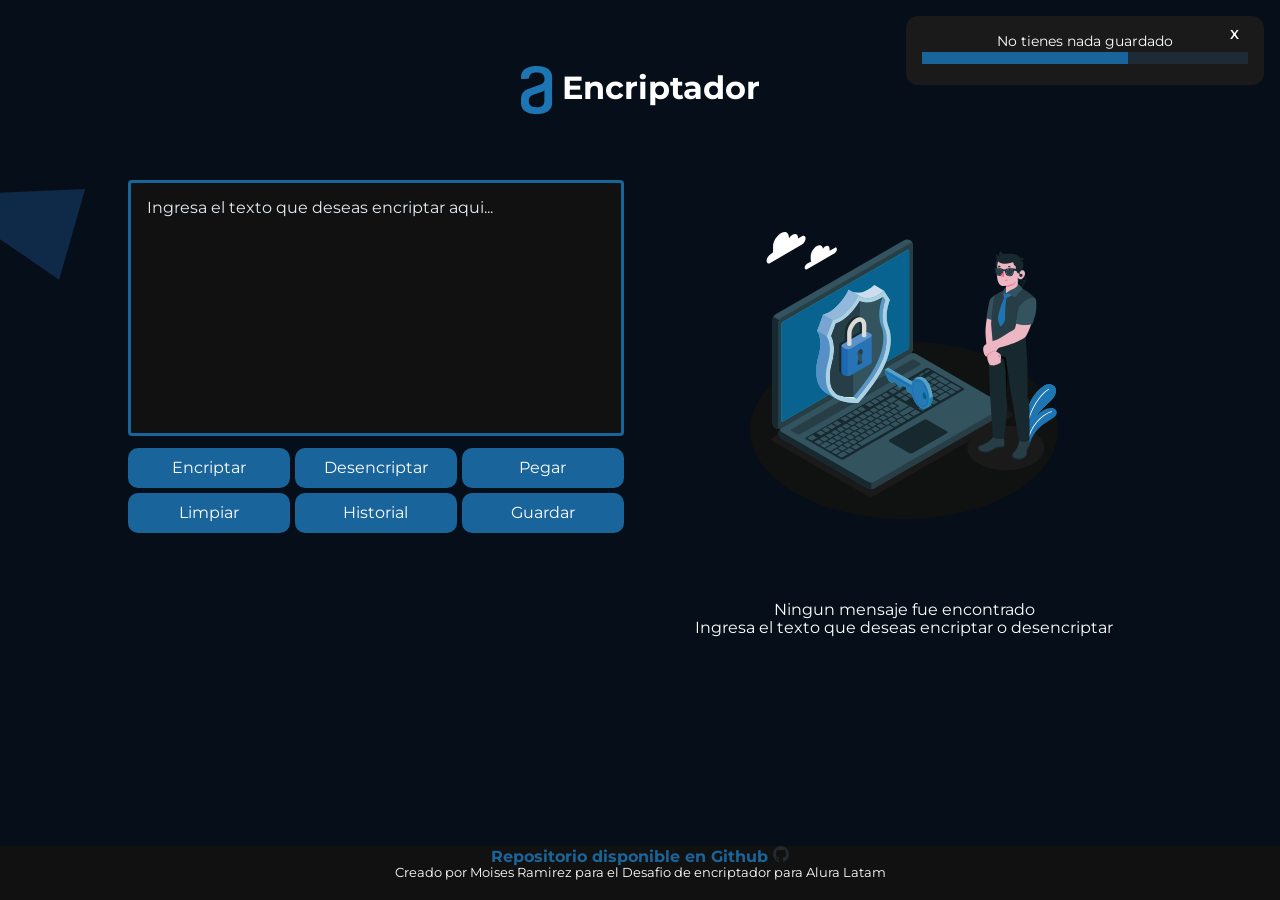
<file: index.html>
<!DOCTYPE html>
<html lang="es">
<head>
    <meta charset="UTF-8">
    <meta http-equiv="X-UA-Compatible" content="ie=edge">
    <meta name="viewport" content="width=device-width, initial-scale=1.0">
    <title>Encriptador Alura</title>
    <!--Meta etiquetas-->
    <meta name="description" content="El encriptador de texto es un desafio por parte de Alura Latam, este ejemplo fue
    desarollado por Moises Ramirez. repositorio disponible en Github MramDev">
    <meta name="theme-color" content="#19659B">
    <!-- Open Graph data -->
    <meta property="og:title" content="Encriptador">
    <meta property="og:description" content="El encriptador de texto es un desafio por parte de Alura Latam">
    <meta property="og:url" content="https://encriptador.mram.dev/">
    <meta property="og:type" content="Encriptador">
    <meta property="og:image" content="https://imgur.com/L0yAQYU.png">
    <!-- Meta etiquetas para X parece que aun funciona con lo de Twitter -->
    <meta name="twitter:card" content="summary_large_image">
    <meta name="twitter:title" content="Encriptador">
    <meta name="twitter:description" content="El encriptador de texto es un desafío por parte de Alura Latam">
    <meta name="twitter:url" content="https://encriptador.mram.dev/">
    <meta name="twitter:image" content="https://imgur.com/L0yAQYU.png">
    <!--Hojas de estilo cargadas-->
    <link rel="stylesheet" href="normalize.css">
    <link rel="stylesheet" href="style.css">
    <!--Iconos cargados incluyendo version movil-->
    <link rel="apple-touch-icon" href="./assets/alura.svg">
    <link rel="shortcut icon" href="./assets/alura.svg" type="image/x-icon">
    <!--Tipografia-->
    <link href="https://fonts.googleapis.com/css2?family=Montserrat:wght@400;600&display=swap" rel="stylesheet">
</head>
<body class="body">

<!--Header-->
<header class="header">
    <h1 class="titulo"><img src="./assets/alura.svg" alt="logo de Alura"> Encriptador</h1>
</header>

<!--Creando el Div de las notificaciones-->
<div class="notificacion" id="notificacion">
    <span class="mensaje"></span>
    <button class="cerrar" id="cerrar">X</button>
    <progress></progress>
</div>

<!--Ventana modal para el historial de sesiones-->
<div class="modal" id="modalHistorial">
    <div class="modal-dialog" id="listaSesiones">
        <div class="titulo-historial">
            <div>
                <p>Selecciona cualquier sesion que quieras para restablecerla</p>
                <button class="close-modal" data-close>Click para cerrar</button>
            </div>
        </div>
    </div>
</div>

<!--Bloquue principal para los cuadros de la textarea-->
<main>
    <section class="contenedor_principal">
        <article id="seccion_uno" class="seccion_uno">
            <textarea id="textarea_uno"
                      class="textarea"
                      autocomplete="off"
                      spellcheck="false"
                      placeholder="Ingresa el texto que deseas encriptar aqui..."
                      required autofocus></textarea>
            <section class="contenedor_botones">
                <button id="btn_encriptar"
                        name="encriptar"
                        class="boton">Encriptar
                </button>
                <button id="btn_desencriptar"
                        name="desencriptar"
                        class="boton">Desencriptar
                </button>
                <button id="btn_pegar"
                        name="pegar"
                        class="boton">Pegar
                </button>
                <button id="btn_limpiar"
                        name="limpiar"
                        class="boton">Limpiar
                </button>
                <button id="btn_historial"
                        name="historial"
                        class="boton">Historial
                </button>
                <button id="btn_guardar"
                        name="guardar"
                        class="boton">Guardar
                </button>
            </section>
        </article>
        <article id="seccion_dos"
                 class="seccion_dos">
            <img src="./assets/blue-night.svg" alt="">
            <p>Ningun mensaje fue encontrado</p>
            <p>Ingresa el texto que deseas encriptar o desencriptar</p>
        </article>
        <article id="seccion_tres"
                 class="seccion_tres">
            <textarea id="textarea_dos"
                      class="textarea"
                      autocomplete="off"
                      spellcheck="false"
                      disabled readonly></textarea>
            <button id="btn_copiar"
                    name="copiar" class="boton_copiar">Copiar
            </button>
        </article>
    </section>
</main>

<!--Area del footer-->
<footer class="footer">
    <h5 class="autor"><a href="https://github.com/ElHombrePAN/Encriptador" class="link">
        Repositorio disponible en Github <img src="./assets/github-mark.svg"></a></h5>
    <p>Creado por Moises Ramirez para el Desafio de encriptador para Alura Latam </p>
</footer>

<!--Scripts activos para el Encriptador-->
<script src="scripts/visibilidad.js"></script>
<script src="scripts/limpiar.js"></script>
<script src="scripts/copiar.js"></script>
<script src="scripts/pegar.js"></script>
<script src="scripts/encriptar.js"></script>
<script src="scripts/notificaciones.js"></script>
<script src="scripts/guardar.js"></script>
<script src="scripts/historial.js"></script>


</body>
</html>
</file>
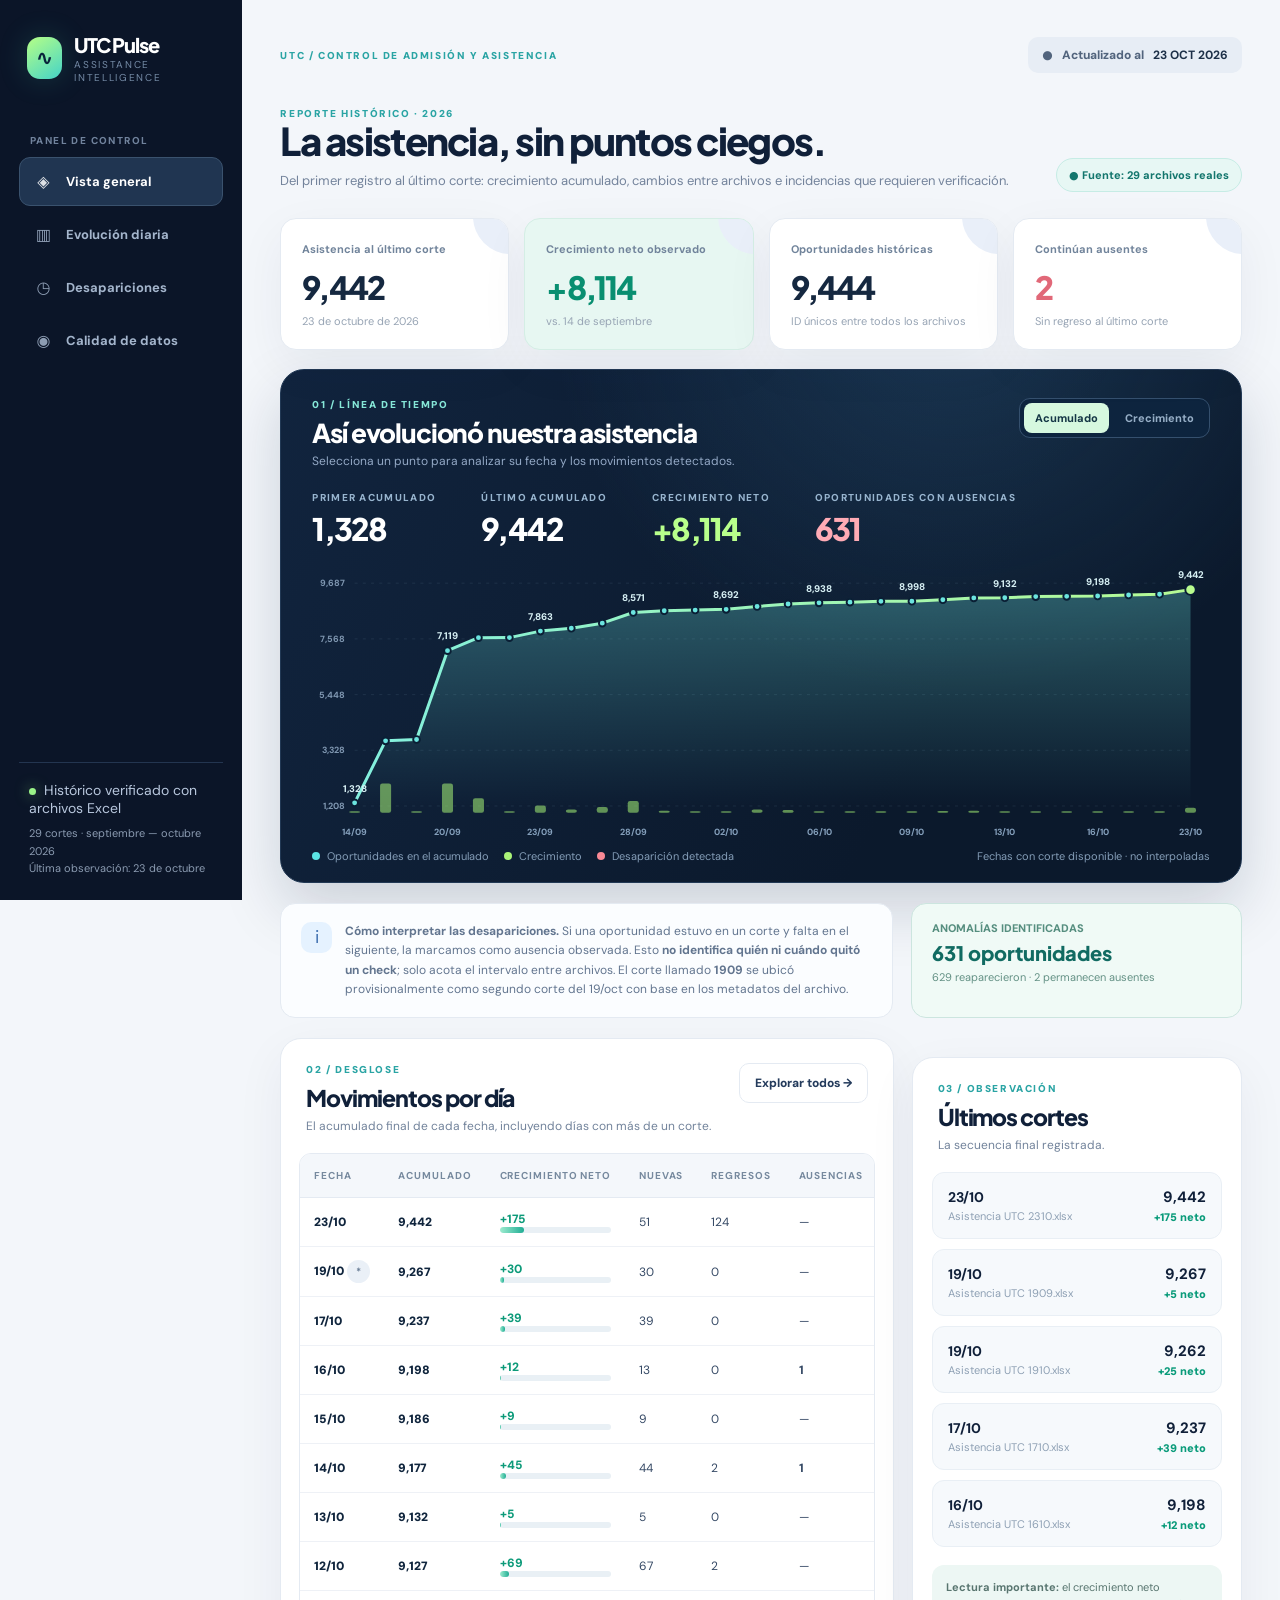
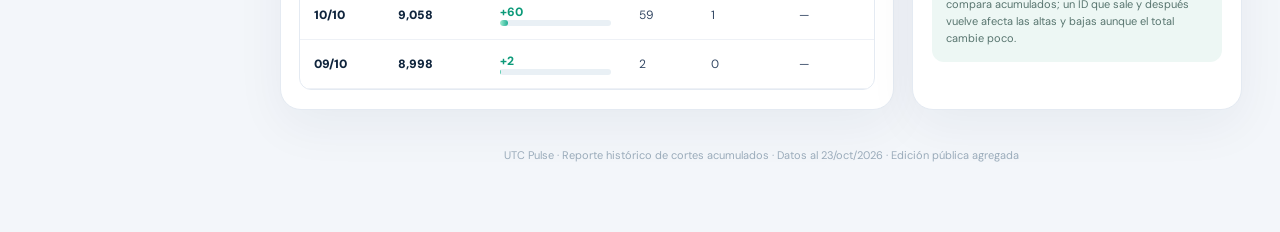
<file: utc-pulse/index.html>
<!doctype html>
<html lang="es">
<head>
<meta charset="utf-8"><meta name="viewport" content="width=device-width,initial-scale=1"><meta name="theme-color" content="#0c172a">
<title>UTC Pulse · Inteligencia de asistencia</title>
<style>
@import url('https://fonts.googleapis.com/css2?family=DM+Sans:wght@400;500;600;700;800&family=Plus+Jakarta+Sans:wght@400;500;600;700;800&display=swap');
:root{--bg:#f3f6fa;--paper:#fff;--ink:#102039;--muted:#72839b;--border:#e4eaf2;--navy:#101e35;--deep:#0b1528;--teal:#15b9ab;--blue:#4d77ff;--mint:#adf278;--coral:#f37f88;--shadow:0 16px 50px rgba(19,43,78,.055);--radius:21px}
*{box-sizing:border-box}html{scroll-behavior:smooth}body{margin:0;font-family:'DM Sans',system-ui,sans-serif;background:var(--bg);color:var(--ink);font-size:14px}button,input,select{font:inherit}button{cursor:pointer}button:disabled{cursor:not-allowed;opacity:.45}button:focus-visible,input:focus-visible,select:focus-visible{outline:3px solid #99c8ff;outline-offset:2px}a{color:inherit}h1,h2,h3,p{margin:0}h1,h2,h3,.big,.metric-number{font-family:'Plus Jakarta Sans',system-ui,sans-serif;letter-spacing:-.045em}h1{font-size:clamp(30px,3vw,47px);font-weight:800;line-height:1.08}h2{font-size:clamp(21px,2vw,27px);font-weight:800}h3{font-size:17px}small{font-size:11px}label{display:block}
.shell{display:grid;grid-template-columns:242px minmax(0,1fr);min-height:100vh}.side{background:var(--deep);color:#b8c7dd;padding:31px 19px 22px;display:flex;flex-direction:column;position:sticky;top:0;height:100vh;z-index:10}.logo{display:flex;align-items:center;gap:12px;padding:1px 8px 26px}.logomark{height:42px;width:42px;border-radius:13px;background:linear-gradient(145deg,#b6ff86,#44d3c8);box-shadow:0 0 30px #4bdabb2b;display:grid;place-items:center;font-size:21px;font-weight:900;color:#09243b}.brand b{display:block;color:white;font:800 20px 'Plus Jakarta Sans';letter-spacing:-.06em}.brand small{display:block;color:#758ba6;font-size:10px;letter-spacing:.17em;margin-top:1px}.slabel{color:#71839d;font-weight:800;font-size:10px;letter-spacing:.14em;text-transform:uppercase;margin:24px 11px 10px}.nav{display:grid;gap:4px}.nav button{background:transparent;border:1px solid transparent;text-align:left;color:#a4b5cc;padding:13px 13px;font-size:13px;border-radius:11px;font-weight:700;display:flex;gap:12px;align-items:center;transition:.2s}.nav button:hover{background:#ffffff0b;color:#fff}.nav button.active{background:#203551;color:#fff;border-color:#3a526e}.nav .ico{font-size:16px;opacity:.85;width:21px;text-align:center}.side-bottom{margin-top:auto;border-top:1px solid #233550;padding:18px 10px 0}.mini-dot{display:inline-block;width:7px;height:7px;background:#9af388;border-radius:50%;box-shadow:0 0 14px #9af3889c;margin-right:8px}.side-bottom p{line-height:1.6;font-size:11px;color:#8b9bb1;margin-top:8px}
.main{min-width:0;max-width:1800px;width:100%;padding:37px clamp(22px,3vw,65px) 70px;margin:auto}.topline{display:flex;align-items:center;justify-content:space-between;gap:20px;margin-bottom:34px}.eyebrow{letter-spacing:.16em;font-size:10px;font-weight:900;text-transform:uppercase;color:#2aa4a4}.datechip{display:inline-flex;align-items:center;gap:9px;background:#e7edf5;padding:10px 14px;color:#52647d;border-radius:10px;font-size:12px;font-weight:800}.datechip b{color:#1d3048}.export{border-radius:10px;border:1px solid var(--border);background:white;color:#243b5c;font-size:12px;font-weight:800;padding:11px 15px;display:inline-flex;gap:9px;align-items:center}.export:hover{background:#f6fbff}.headrow{display:flex;align-items:flex-end;justify-content:space-between;gap:24px;flex-wrap:wrap;margin-bottom:26px}.headrow p{color:#73839b;max-width:780px;margin-top:10px;line-height:1.55;font-size:13px}.tag{display:inline-flex;gap:7px;align-items:center;background:#e7f7f4;color:#13766d;border:1px solid #c6ece5;padding:9px 12px;border-radius:999px;font-size:11px;font-weight:800}
.statrow{display:grid;grid-template-columns:repeat(4,minmax(0,1fr));gap:15px;margin-bottom:19px}.stat{padding:20px 21px;background:white;border:1px solid var(--border);border-radius:16px;min-width:0;box-shadow:var(--shadow);position:relative;overflow:hidden}.stat small{color:#71849b;font-weight:700;font-size:11px}.stat strong{display:block;font:800 clamp(25px,2.5vw,35px) 'Plus Jakarta Sans';letter-spacing:-.06em;color:#152840;margin:10px 0 4px}.stat .tiny{color:#97a4b4;font-size:11px}.stat.accent{background:#e7f7f2;border-color:#d4eee5}.stat.accent strong{color:#098f71}.stat.alert strong{color:#e16878}.stat:after{content:'';position:absolute;width:75px;height:75px;right:-40px;top:-40px;border-radius:50%;background:#e9eff9}
.card{background:white;border:1px solid var(--border);border-radius:var(--radius);box-shadow:var(--shadow);overflow:hidden}.card + .card{margin-top:19px}.cardhdr{display:flex;justify-content:space-between;align-items:start;gap:20px;padding:24px 25px 18px}.cardhdr p{color:var(--muted);font-size:12px;margin-top:6px;line-height:1.45}.cardhdr .eyebrow{margin-bottom:7px}.cardhdr h2{font-size:23px}.actions{display:flex;gap:8px;align-items:center;flex-wrap:wrap}.btn{padding:9px 13px;font-size:12px;font-weight:800;background:#f7f9fc;color:#51627e;border:1px solid #e4ebf3;border-radius:9px}.btn:hover,.btn.active{background:#173352;color:#fff;border-color:#173352}.btn.light{background:white;color:#233b58}.btn.light:hover{background:#f5f9fc}
.hero{background:radial-gradient(circle at 70% -15%,#2b577c75,transparent 45%),linear-gradient(118deg,#11243e,#0b192c 68%);border:1px solid #223955;border-radius:24px;padding:28px 31px 19px;box-shadow:0 25px 60px rgba(12,30,57,.17);color:#fff;margin-bottom:20px;overflow:hidden}.herotop{display:flex;align-items:flex-start;justify-content:space-between;gap:15px;flex-wrap:wrap}.herotop .eyebrow{color:#86e7d8}.herotop h2{font-size:26px;color:white;margin:5px 0 4px}.herotop p{font-size:12px;color:#94a9c6}.toggle{display:flex;gap:5px;border:1px solid #35506e;background:#0d243e;padding:4px;border-radius:11px}.toggle button{background:transparent;border:0;color:#96aec6;font-weight:800;padding:8px 11px;font-size:11px;border-radius:8px}.toggle button.active{background:#d6f8df;color:#153746}.herometrics{display:flex;gap:45px;flex-wrap:wrap;margin-top:22px;margin-bottom:4px}.herometric small{display:block;color:#98b5cf;font-size:10px;text-transform:uppercase;letter-spacing:.13em;font-weight:800}.herometric strong{font:800 31px 'Plus Jakarta Sans';letter-spacing:-.055em;display:block;margin-top:5px}.herometric strong.green{color:#b8ff8b}.herometric strong.pink{color:#ffabb5}.chartStage{position:relative;margin:12px 0 0}.chartSvg{display:block;width:100%;height:auto;overflow:visible;cursor:crosshair}.hover-tip{position:absolute;z-index:3;pointer-events:none;background:#f9fdff;color:#102941;border:1px solid #d7e6f3;box-shadow:0 15px 35px #00142a40;padding:11px 13px;border-radius:11px;font-size:12px;min-width:155px}.hover-tip strong{font:800 19px 'Plus Jakarta Sans';display:block;margin:5px 0}.hover-tip em{font-style:normal;color:#15a78f;font-weight:700}.charthint{display:flex;justify-content:space-between;gap:8px;margin-top:-2px;font-size:11px;color:#849db7}.legend{display:flex;gap:15px;flex-wrap:wrap}.legend span:before{content:'';display:inline-block;width:8px;height:8px;background:#5be5e5;border-radius:50%;margin-right:7px}.legend .mint:before{background:#aaf378}.legend .red:before{background:#f98995}.under-chart{display:grid;grid-template-columns:1.3fr .7fr;gap:18px;margin-bottom:20px}.noteBox{border:1px solid var(--border);background:#fbfdff;border-radius:15px;padding:18px 20px;display:flex;align-items:flex-start;gap:13px;font-size:12px;color:#62758f;line-height:1.6}.noteIcon{display:grid;place-items:center;width:31px;height:31px;border-radius:10px;background:#e5f2ff;color:#3f70b0;font-size:18px;flex-shrink:0}.focusBox{border:1px solid #cce5df;background:#f0faf6;border-radius:15px;padding:17px 20px}.focusBox small{color:#568e7f;display:block;font-weight:800}.focusBox b{display:block;font:800 20px 'Plus Jakarta Sans';color:#116b62;margin:5px 0}.focusBox p{color:#649185;font-size:11px}
.contentGrid{display:grid;grid-template-columns:minmax(0,1fr) 330px;gap:18px}.tablearea{overflow:auto;max-height:560px;margin:0 18px 19px;border:1px solid var(--border);border-radius:12px}.datatable{width:100%;border-collapse:collapse;font-size:12px;white-space:nowrap}.datatable thead{position:sticky;top:0;z-index:2}.datatable th{background:#f4f7fb;color:#76899e;font-size:10px;text-transform:uppercase;letter-spacing:.09em;text-align:left;padding:15px 14px;border-bottom:1px solid var(--border)}.datatable td{padding:13px 14px;border-bottom:1px solid #eef1f6;color:#354965;font-variant-numeric:tabular-nums}.datatable tr:hover td{background:#f4fbff}.datatable tr.selected td{background:#e9f7f3}.datatable td.strong{color:#10253d;font-weight:900}.up{color:#0c9a79;font-weight:800}.down{color:#e66c7b;font-weight:800}.muted{color:#9aa9b9}.sbar{height:6px;border-radius:99px;background:#e9f0f5;display:block;overflow:hidden;min-width:68px}.sbar i{display:block;height:100%;background:linear-gradient(90deg,#9deccf,#20ad94);border-radius:99px}.footnote{padding:0 25px 20px;color:#8b9aac;font-size:11px}.cutlist{display:grid;gap:10px;margin:0 19px 18px}.cut{display:flex;align-items:center;justify-content:space-between;gap:13px;padding:14px 15px;border-radius:12px;background:#f6f9fc;border:1px solid #e9eff5}.cut strong{font-size:15px}.cut small{display:block;color:#8ea0b4;margin-top:3px}.cut .sup{font-weight:900;color:#0a9b7a}.cut .sub{font-weight:900;color:#e57388}.callout{margin:0 19px 22px;background:#edf7f4;border-radius:12px;padding:14px;font-size:11px;line-height:1.55;color:#58756f}
.section{display:none}.section.active{display:block;animation:appear .2s ease}@keyframes appear{from{opacity:.7;transform:translateY(5px)}to{opacity:1;transform:translateY(0)}}.sectionintro{margin:0 0 22px}.sectionintro h1{margin-top:9px}.sectionintro p{max-width:760px;color:var(--muted);font-size:13px;margin-top:10px;line-height:1.65}.toolbar{display:flex;gap:9px;flex-wrap:wrap;align-items:center;margin:0 22px 16px}.toolbar input{min-width:200px;flex:1}.toolbar input,.toolbar select{background:#f9fbfd;border:1px solid #dfe8f0;border-radius:10px;padding:11px 13px;font-size:12px;color:#263f5c;outline:none}.toolbar select{min-width:145px}.toolbar input:focus,.toolbar select:focus{border-color:#65a8d1}.tablemeta{padding:0 25px 14px;color:var(--muted);font-size:11px}.paging{display:flex;justify-content:space-between;align-items:center;gap:12px;padding:0 24px 24px;color:#8391a3;font-size:11px}.pill{border-radius:100px;padding:5px 9px;font-weight:800;font-size:10px;display:inline-block;background:#e4f7ee;color:#0c8c68}.pill.warn{background:#fff0f1;color:#db596d}.pill.gray{background:#eaf0f7;color:#687d96}.pill.aqua{background:#e4f9fd;color:#158ca3}.rank{font-weight:900;color:#73849b}.rank.top{color:#df7888}.delay{font-weight:900;color:#183451}.delay small{display:block;color:#a0afbf;margin-top:3px;font-weight:500}.thinbar{height:5px;border-radius:5px;background:#e9eef3;margin-top:6px;width:80px;overflow:hidden}.thinbar i{display:block;height:100%;background:#4fc5bb}.thinbar.red i{background:#f18b96}.detail{padding:23px 25px;margin:0 20px 24px;border:1px solid #dfeaf0;border-radius:15px;background:#f8fcff}.detail h3{margin-bottom:8px}.detail p{font-size:12px;color:#71859b;line-height:1.55}.dotline{display:flex;gap:4px;overflow-x:auto;padding:15px 0 8px}.dotline span{display:block;min-width:11px;flex:1;height:22px;border-radius:5px;background:#e8edf3}.dotline span.on{background:#27bda6}.dotline span.off{background:#ff9faa}.dotline span.before{background:#e7ebf0}.smallprint{font-size:11px;color:#a0acba;line-height:1.65;padding:0 26px 22px}.auditcards{display:grid;grid-template-columns:repeat(3,1fr);gap:14px;margin-bottom:18px}.alertstrip{border:1px solid #fae2c2;background:#fff9ed;color:#8b6236;padding:16px 20px;border-radius:15px;font-size:12px;line-height:1.55;margin-bottom:20px}.infoline{padding:13px 0;border-bottom:1px solid #e6edf3;display:flex;justify-content:space-between;gap:20px;color:#657890;font-size:12px}.infoline b{color:#18334d}.bucketrow{display:grid;grid-template-columns:90px 1fr 65px;gap:15px;align-items:center;padding:13px 0;border-bottom:1px solid var(--border);font-size:12px}.bucketbar{height:11px;border-radius:100px;background:#edf1f7;overflow:hidden}.bucketbar span{display:block;height:100%;background:linear-gradient(90deg,#7ce2c2,#267ad6);border-radius:100px}.bucketrow strong{text-align:right}.public-hint{border:1px solid #dde8f1;background:white;color:#687c92;padding:12px 17px;font-size:12px;border-radius:12px}
@media(max-width:1200px){.contentGrid{grid-template-columns:1fr}.under-chart{grid-template-columns:1fr}.shell{grid-template-columns:202px minmax(0,1fr)}.side{padding:28px 12px}.statrow{grid-template-columns:repeat(2,minmax(0,1fr))}}
@media(max-width:760px){.shell{display:block}.side{height:auto;position:static;padding:12px 15px;gap:0}.logo{padding:5px 2px 11px}.slabel,.side-bottom{display:none}.nav{display:flex;overflow-x:auto}.nav button{white-space:nowrap;padding:9px 10px}.main{padding:25px 15px 55px}.topline{margin-bottom:23px}.datechip{display:none}.statrow{gap:9px}.stat{padding:14px}.stat strong{font-size:26px}.hero{padding:20px 13px}.herotop h2{font-size:21px}.herometrics{gap:16px}.herometric strong{font-size:23px}.cardhdr{padding:20px 16px}.tablearea{margin:0 8px 15px}.toolbar{margin:0 10px 15px}.hero .charthint{font-size:10px}.auditcards{grid-template-columns:1fr}}
</style>
</head>
<body>
<div class="shell">
  <aside class="side">
    <div class="logo"><span class="logomark">∿</span><span class="brand"><b>UTC Pulse</b><small>ASSISTANCE INTELLIGENCE</small></span></div>
    <div class="slabel">Panel de control</div>
    <nav class="nav" id="nav"><button class="active" data-target="overview"><span class="ico">◈</span>Vista general</button><button data-target="daily"><span class="ico">▥</span>Evolución diaria</button><button data-target="incidents"><span class="ico">◷</span>Desapariciones</button><button data-target="explorer" data-private><span class="ico">⌕</span>Buscar matrículas</button><button data-target="quality"><span class="ico">◉</span>Calidad de datos</button></nav>
    <div class="side-bottom"><div><i class="mini-dot"></i>Histórico verificado con archivos Excel</div><p>29 cortes · septiembre — octubre 2026<br>Última observación: 23 de octubre</p></div>
  </aside>
  <main class="main">
    <div class="topline"><div class="eyebrow">UTC / CONTROL DE ADMISIÓN Y ASISTENCIA</div><div class="datechip"><span>●</span> Actualizado al <b>23 OCT 2026</b></div></div>
    <section id="overview" class="section active">
      <div class="headrow"><div><div class="eyebrow">REPORTE HISTÓRICO · 2026</div><h1>La asistencia, sin puntos ciegos.</h1><p>Del primer registro al último corte: crecimiento acumulado, cambios entre archivos e incidencias que requieren verificación.</p></div><div class="tag">● Fuente: 29 archivos reales</div></div>
      <div class="statrow">
        <div class="stat"><small>Asistencia al último corte</small><strong id="sFinal">—</strong><span class="tiny">23 de octubre de 2026</span></div>
        <div class="stat accent"><small>Crecimiento neto observado</small><strong id="sGrowth">—</strong><span class="tiny">vs. 14 de septiembre</span></div>
        <div class="stat"><small>Oportunidades históricas</small><strong id="sUnique">—</strong><span class="tiny">ID únicos entre todos los archivos</span></div>
        <div class="stat alert"><small>Continúan ausentes</small><strong id="sMissing">—</strong><span class="tiny">Sin regreso al último corte</span></div>
      </div>
      <div class="hero">
        <div class="herotop"><div><div class="eyebrow">01 / LÍNEA DE TIEMPO</div><h2>Así evolucionó nuestra asistencia</h2><p>Selecciona un punto para analizar su fecha y los movimientos detectados.</p></div><div class="toggle" id="mode"><button class="active" data-mode="total">Acumulado</button><button data-mode="net">Crecimiento</button></div></div>
        <div class="herometrics"><div class="herometric"><small>Primer acumulado</small><strong id="gInitial">—</strong></div><div class="herometric"><small>Último acumulado</small><strong id="gLast">—</strong></div><div class="herometric"><small>Crecimiento neto</small><strong class="green" id="gGrowth">—</strong></div><div class="herometric"><small>Oportunidades con ausencias</small><strong class="pink" id="gAffected">—</strong></div></div>
        <div class="chartStage"><svg class="chartSvg" viewBox="0 0 1200 390" id="chart" role="img" aria-label="Gráfica de crecimiento de asistencia por corte"></svg><div class="hover-tip" id="tooltip" hidden></div></div>
        <div class="charthint"><div class="legend"><span>Oportunidades en el acumulado</span><span class="mint">Crecimiento</span><span class="red">Desaparición detectada</span></div><span>Fechas con corte disponible · no interpoladas</span></div>
      </div>
      <div class="under-chart"><div class="noteBox"><div class="noteIcon">i</div><span><strong>Cómo interpretar las desapariciones.</strong> Si una oportunidad estuvo en un corte y falta en el siguiente, la marcamos como ausencia observada. Esto <b>no identifica quién ni cuándo quitó un check</b>; solo acota el intervalo entre archivos. El corte llamado <b>1909</b> se ubicó provisionalmente como segundo corte del 19/oct con base en los metadatos del archivo.</span></div><div class="focusBox"><small>ANOMALÍAS IDENTIFICADAS</small><b><span id="overviewAffected">—</span> oportunidades</b><p><span id="overviewReturned">—</span> reaparecieron · <span id="overviewOpen">—</span> permanecen ausentes</p></div></div>
      <div class="contentGrid"><div class="card"><div class="cardhdr"><div><div class="eyebrow">02 / DESGLOSE</div><h2>Movimientos por día</h2><p>El acumulado final de cada fecha, incluyendo días con más de un corte.</p></div><button class="export" onclick="goto('daily')">Explorar todos →</button></div><div class="tablearea"><table class="datatable"><thead><tr><th>Fecha</th><th>Acumulado</th><th>Crecimiento neto</th><th>Nuevas</th><th>Regresos</th><th>Ausencias</th></tr></thead><tbody id="homeDays"></tbody></table></div></div>
        <div class="card"><div class="cardhdr"><div><div class="eyebrow">03 / OBSERVACIÓN</div><h2>Últimos cortes</h2><p>La secuencia final registrada.</p></div></div><div class="cutlist" id="recentCuts"></div><div class="callout"><strong>Lectura importante:</strong> el crecimiento neto compara acumulados; un ID que sale y después vuelve afecta las altas y bajas aunque el total cambie poco.</div></div>
      </div>
    </section>

    <section id="daily" class="section"><div class="sectionintro"><div class="eyebrow">CONTROL DE CRECIMIENTO</div><h1>Cada día. Cada corte.</h1><p>Tabla cronológica completa para entender cuántas oportunidades entraron, salieron y regresaron entre archivos. Cuando existen varios cortes del mismo día, el acumulado diario corresponde al último.</p></div><div class="statrow"><div class="stat"><small>Días observados</small><strong id="dDays">—</strong><span class="tiny">fechas con archivo</span></div><div class="stat"><small>Cortes revisados</small><strong id="dCuts">—</strong><span class="tiny">archivos Excel</span></div><div class="stat accent"><small>Crecimiento total</small><strong id="dGrowth">—</strong><span class="tiny">neto desde el primer corte</span></div><div class="stat"><small>Duplicados internos</small><strong id="dDups">—</strong><span class="tiny">ocurrencias adicionales</span></div></div><div class="card"><div class="cardhdr"><div><div class="eyebrow">EVOLUCIÓN DIARIA</div><h2>Histórico consolidado</h2><p>Toca una fila para abrir su desglose de cortes y variaciones.</p></div><div class="actions"><button class="export" onclick="downloadDays()">↓ Exportar CSV</button></div></div><div class="toolbar"><select id="month"><option value="all">Todo el periodo</option><option value="09">Septiembre</option><option value="10">Octubre</option></select><select id="orderDays"><option value="asc">Más antiguo primero</option><option value="desc">Más reciente primero</option></select></div><div class="tablearea" style="max-height:690px"><table class="datatable"><thead><tr><th>Fecha</th><th>Cortes</th><th>Acumulado cierre</th><th>Crecimiento neto</th><th>Altas vs previo</th><th>Reaparecen</th><th>Desaparecen</th></tr></thead><tbody id="allDays"></tbody></table></div><div class="detail" id="dayDetail" hidden></div></div></section>

    <section id="incidents" class="section"><div class="sectionintro"><div class="eyebrow">AUDITORÍA DE INCIDENCIAS</div><h1>Lo que desapareció.<br>Y lo que regresó.</h1><p>Ordenado para priorizar oportunidades sin regreso y, después, las que tardaron más tiempo en reaparecer. Se trata de intervalos observados, no de bajas confirmadas.</p></div><div class="statrow"><div class="stat"><small>Oportunidades con ausencias</small><strong id="iAffected">—</strong><span class="tiny">al menos un corte de ausencia</span></div><div class="stat"><small>Reaparecieron</small><strong id="iReappeared">—</strong><span class="tiny">detectadas nuevamente</span></div><div class="stat alert"><small>No reaparecieron</small><strong id="iOpen">—</strong><span class="tiny">al último corte</span></div><div class="stat accent"><small>Demora máxima detectada</small><strong id="iMax">—</strong><span class="tiny">días entre cortes</span></div></div>
      <div id="incidentsPrivate" data-private><div class="card"><div class="cardhdr"><div><div class="eyebrow">RANKING DE INVESTIGACIÓN</div><h2>De mayor a menor tiempo de ausencia</h2><p>Primero las oportunidades sin regreso. Selecciona cualquier fila para ver todos sus cortes.</p></div><button class="export" onclick="downloadIncidents()">↓ Descargar CSV</button></div><div class="toolbar"><input id="incSearch" placeholder="Pega matrículas o ID · comas, espacios o saltos de línea"><select id="incFilter"><option value="all">Todos los estados</option><option value="open">Sin regreso</option><option value="closed">Reaparecieron</option></select><select id="incSort"><option value="priority">Prioridad de investigación</option><option value="long">Mayor demora</option><option value="recent">Ausencias recientes</option></select><button class="btn" onclick="clearInc()">Limpiar</button></div><div class="tablemeta" id="incInfo"></div><div class="tablearea" style="max-height:620px"><table class="datatable"><thead><tr><th>#</th><th>Matrícula</th><th>ID oportunidad</th><th>Última presencia</th><th>Primera ausencia</th><th>Regresó</th><th>Tiempo</th><th>Resultado</th></tr></thead><tbody id="incidentRows"></tbody></table></div><div class="paging"><span id="incPaging"></span><div class="actions"><button class="btn" id="incPrev">← Atrás</button><button class="btn" id="incNext">Siguiente →</button></div></div><div class="detail" id="incDetail" hidden></div><div class="smallprint">El tiempo de ausencia se calcula desde el primer corte sin registro hasta el primer corte que vuelve a contenerlo. Un ID no encontrado al último corte tiene un tiempo abierto, no una recuperación. Los días sin archivo no permiten determinar movimientos exactos.</div></div></div>
      <div id="incidentsPublic"><div class="card"><div class="cardhdr"><div><div class="eyebrow">RESUMEN PÚBLICO</div><h2>Tiempo observado hasta la reaparición</h2><p>Distribución de episodios recuperados por duración, sin datos individuales.</p></div></div><div style="padding:0 26px 27px" id="recoveryBuckets"></div></div><div class="public-hint" style="margin-top:17px">Esta edición pública conserva los totales reales, pero no incluye matrículas ni identificadores de alumnos. La auditoría individual está en el archivo de uso interno.</div></div>
    </section>
    <section id="explorer" class="section" data-private><div class="sectionintro"><div class="eyebrow">TRAZABILIDAD INDIVIDUAL</div><h1>Encuentra cualquier matrícula.</h1><p>Busca una o varias matrículas o ID de Salesforce. Consulta cuándo apareció cada oportunidad por primera vez y todos sus cortes de presencia o ausencia.</p></div><div class="card"><div class="cardhdr"><div><div class="eyebrow">BUSCADOR MÚLTIPLE</div><h2>Historial de oportunidades</h2><p>Se admiten valores separados por comas, espacios o saltos de línea.</p></div><button class="export" onclick="downloadItems()">↓ Exportar resultados</button></div><div class="toolbar"><input id="explorerSearch" placeholder="Escribe o pega varias matrículas / ID"><select id="explorerFilter"><option value="all">Todos</option><option value="present">Presentes en corte final</option><option value="absent">Ausentes al corte final</option><option value="gone">Desaparecieron alguna vez</option></select><button class="btn" onclick="clearExplorer()">Limpiar</button></div><div class="tablemeta" id="explorerInfo"></div><div class="tablearea" style="max-height:660px"><table class="datatable"><thead><tr><th>Matrícula</th><th>ID Salesforce</th><th>Primera aparición</th><th>Última aparición</th><th>Desapariciones</th><th>Estado final</th><th>Historial</th></tr></thead><tbody id="explorerRows"></tbody></table></div><div class="paging"><span id="explorerPaging"></span><div class="actions"><button class="btn" id="explorerPrev">← Atrás</button><button class="btn" id="explorerNext">Siguiente →</button></div></div><div class="detail" id="explorerDetail" hidden></div></div></section>
    <section id="quality" class="section"><div class="sectionintro"><div class="eyebrow">REVISIÓN DE FUENTES</div><h1>La calidad también se mide.</h1><p>Qué archivos usamos, qué supuestos aplicamos y qué condiciones pueden afectar la interpretación. Una cifra sin trazabilidad es solo decoración.</p></div><div class="auditcards"><div class="stat"><small>Archivos procesados</small><strong id="qFiles">—</strong><span class="tiny">cortes de Excel</span></div><div class="stat"><small>Duplicados internos</small><strong id="qDups">—</strong><span class="tiny">en el corte 14/09</span></div><div class="stat"><small>Fechas a verificar</small><strong>1</strong><span class="tiny">archivo 1909 → posible 19/oct</span></div></div><div class="alertstrip"><b>Fecha provisional del archivo 1909.</b> Aunque su nombre termina en “1909”, el archivo aparece junto a los cortes del 19 de octubre y contiene cinco oportunidades adicionales frente al corte 1910. Fue tratado como segundo corte del 19/oct según sus metadatos; se recomienda corroborar el origen del archivo antes de usar esa hora como evidencia formal.</div><div class="card"><div class="cardhdr"><div><div class="eyebrow">METODOLOGÍA</div><h2>Reglas aplicadas</h2></div></div><div style="padding:0 25px 26px"><div class="infoline"><span>ID repetido en distintos cortes</span><b>Normal: el archivo es acumulado</b></div><div class="infoline"><span>ID duplicado dentro de un mismo Excel</span><b>Se cuenta una sola vez</b></div><div class="infoline"><span>Primera aparición</span><b>Primer archivo que contiene el ID</b></div><div class="infoline"><span>Desaparición</span><b>Primer archivo posterior en que falta</b></div><div class="infoline"><span>Reaparición</span><b>Primer archivo posterior que lo recupera</b></div><div class="infoline"><span>Crecimiento diario</span><b>Último acumulado del día menos el último del corte previo</b></div><div class="infoline"><span>Fechas sin archivo</span><b>No se estiman ni se inventan movimientos</b></div><div class="infoline"><span>Identidad de la persona que modificó asistencia</span><b>No disponible en estos archivos</b></div></div></div><div class="card" id="dupPrivate" data-private><div class="cardhdr"><div><div class="eyebrow">CONTROL DE DUPLICADOS</div><h2>ID duplicados dentro del mismo corte</h2><p>Esta tabla presenta las 20 duplicaciones encontradas en el 14 de septiembre.</p></div></div><div class="tablearea"><table class="datatable"><thead><tr><th>Fecha</th><th>ID Salesforce</th><th>Apariciones</th><th>Archivo de origen</th></tr></thead><tbody id="duplicateRows"></tbody></table></div></div></section>
    <footer style="text-align:center;font-size:11px;color:#9aabba;padding:38px 0 0">UTC Pulse · Reporte histórico de cortes acumulados · Datos al 23/oct/2026 · <span id="editionLabel"></span></footer>
  </main>
</div>
<script>
'use strict';
const DATA={"meta":{"files":29,"days":28,"idUnique":9444,"initial":1328,"last":9442,"growth":8114,"duplicates":20,"lastDate":"2026-10-23","episodes":631,"affected":631,"returning":629,"open":2},"days":[{"date":"2026-09-14","cuts":1,"firstTotal":1328,"total":1328,"added":0,"lost":0,"first":1328,"returns":0,"net":null,"lastTime":"00:05","estimated":false},{"date":"2026-09-15","cuts":1,"firstTotal":3687,"total":3687,"added":2627,"lost":268,"first":2627,"returns":0,"net":2359,"lastTime":"00:30","estimated":false},{"date":"2026-09-17","cuts":1,"firstTotal":3740,"total":3740,"added":374,"lost":321,"first":366,"returns":8,"net":53,"lastTime":"00:33","estimated":false},{"date":"2026-09-20","cuts":1,"firstTotal":7119,"total":7119,"added":3383,"lost":4,"first":2929,"returns":454,"net":3379,"lastTime":"01:07","estimated":false},{"date":"2026-09-21","cuts":1,"firstTotal":7614,"total":7614,"added":505,"lost":10,"first":492,"returns":13,"net":495,"lastTime":"01:07","estimated":false},{"date":"2026-09-22","cuts":1,"firstTotal":7616,"total":7616,"added":3,"lost":1,"first":3,"returns":0,"net":2,"lastTime":"10:49","estimated":false},{"date":"2026-09-23","cuts":1,"firstTotal":7863,"total":7863,"added":257,"lost":10,"first":254,"returns":3,"net":247,"lastTime":"16:59","estimated":false},{"date":"2026-09-24","cuts":1,"firstTotal":7973,"total":7973,"added":116,"lost":6,"first":115,"returns":1,"net":110,"lastTime":"14:00","estimated":false},{"date":"2026-09-26","cuts":1,"firstTotal":8166,"total":8166,"added":196,"lost":3,"first":188,"returns":8,"net":193,"lastTime":"13:00","estimated":false},{"date":"2026-09-28","cuts":1,"firstTotal":8571,"total":8571,"added":406,"lost":1,"first":399,"returns":7,"net":405,"lastTime":"16:43","estimated":false},{"date":"2026-09-29","cuts":1,"firstTotal":8638,"total":8638,"added":68,"lost":1,"first":68,"returns":0,"net":67,"lastTime":"16:18","estimated":false},{"date":"2026-09-30","cuts":1,"firstTotal":8664,"total":8664,"added":29,"lost":3,"first":28,"returns":1,"net":26,"lastTime":"16:52","estimated":false},{"date":"2026-10-02","cuts":1,"firstTotal":8692,"total":8692,"added":28,"lost":0,"first":28,"returns":0,"net":28,"lastTime":"10:36","estimated":false},{"date":"2026-10-03","cuts":1,"firstTotal":8802,"total":8802,"added":110,"lost":0,"first":108,"returns":2,"net":110,"lastTime":"13:22","estimated":false},{"date":"2026-10-05","cuts":1,"firstTotal":8894,"total":8894,"added":93,"lost":1,"first":92,"returns":1,"net":92,"lastTime":"13:54","estimated":false},{"date":"2026-10-06","cuts":1,"firstTotal":8938,"total":8938,"added":44,"lost":0,"first":44,"returns":0,"net":44,"lastTime":"16:28","estimated":false},{"date":"2026-10-07","cuts":1,"firstTotal":8964,"total":8964,"added":26,"lost":0,"first":24,"returns":2,"net":26,"lastTime":"16:12","estimated":false},{"date":"2026-10-08","cuts":1,"firstTotal":8996,"total":8996,"added":32,"lost":0,"first":32,"returns":0,"net":32,"lastTime":"17:00","estimated":false},{"date":"2026-10-09","cuts":1,"firstTotal":8998,"total":8998,"added":2,"lost":0,"first":2,"returns":0,"net":2,"lastTime":"12:09","estimated":false},{"date":"2026-10-10","cuts":1,"firstTotal":9058,"total":9058,"added":60,"lost":0,"first":59,"returns":1,"net":60,"lastTime":"13:46","estimated":false},{"date":"2026-10-12","cuts":1,"firstTotal":9127,"total":9127,"added":69,"lost":0,"first":67,"returns":2,"net":69,"lastTime":"17:04","estimated":false},{"date":"2026-10-13","cuts":1,"firstTotal":9132,"total":9132,"added":5,"lost":0,"first":5,"returns":0,"net":5,"lastTime":"09:29","estimated":false},{"date":"2026-10-14","cuts":1,"firstTotal":9177,"total":9177,"added":46,"lost":1,"first":44,"returns":2,"net":45,"lastTime":"14:38","estimated":false},{"date":"2026-10-15","cuts":1,"firstTotal":9186,"total":9186,"added":9,"lost":0,"first":9,"returns":0,"net":9,"lastTime":"16:29","estimated":false},{"date":"2026-10-16","cuts":1,"firstTotal":9198,"total":9198,"added":13,"lost":1,"first":13,"returns":0,"net":12,"lastTime":"16:56","estimated":false},{"date":"2026-10-17","cuts":1,"firstTotal":9237,"total":9237,"added":39,"lost":0,"first":39,"returns":0,"net":39,"lastTime":"13:41","estimated":false},{"date":"2026-10-19","cuts":2,"firstTotal":9262,"total":9267,"added":30,"lost":0,"first":30,"returns":0,"net":30,"lastTime":"17:34","estimated":true},{"date":"2026-10-23","cuts":1,"firstTotal":9442,"total":9442,"added":175,"lost":0,"first":51,"returns":124,"net":175,"lastTime":"17:25","estimated":false}],"cuts":[{"date":"2026-09-14","time":"00:05","file":"Asistencia UTC 1409.xlsx","inferred":false,"total":1328,"added":null,"lost":null,"net":null,"first":1328,"returns":0,"duplicates":20},{"date":"2026-09-15","time":"00:30","file":"Asistencia UTC 1509.xlsx","inferred":false,"total":3687,"added":2627,"lost":268,"net":2359,"first":2627,"returns":0,"duplicates":0},{"date":"2026-09-17","time":"00:33","file":"Asistencia UTC 1709.xlsx","inferred":false,"total":3740,"added":374,"lost":321,"net":53,"first":366,"returns":8,"duplicates":0},{"date":"2026-09-20","time":"01:07","file":"Asistencia UTC 2009.xlsx","inferred":false,"total":7119,"added":3383,"lost":4,"net":3379,"first":2929,"returns":454,"duplicates":0},{"date":"2026-09-21","time":"01:07","file":"Asistencia UTC 2109.xlsx","inferred":false,"total":7614,"added":505,"lost":10,"net":495,"first":492,"returns":13,"duplicates":0},{"date":"2026-09-22","time":"10:49","file":"Asistencia UTC 2209.xlsx","inferred":false,"total":7616,"added":3,"lost":1,"net":2,"first":3,"returns":0,"duplicates":0},{"date":"2026-09-23","time":"16:59","file":"Asistencia UTC 2309.xlsx","inferred":false,"total":7863,"added":257,"lost":10,"net":247,"first":254,"returns":3,"duplicates":0},{"date":"2026-09-24","time":"14:00","file":"Asistencia UTC 2409.xlsx","inferred":false,"total":7973,"added":116,"lost":6,"net":110,"first":115,"returns":1,"duplicates":0},{"date":"2026-09-26","time":"13:00","file":"Asistencia UTC 2609.xlsx","inferred":false,"total":8166,"added":196,"lost":3,"net":193,"first":188,"returns":8,"duplicates":0},{"date":"2026-09-28","time":"16:43","file":"Asistencia UTC 2809.xlsx","inferred":false,"total":8571,"added":406,"lost":1,"net":405,"first":399,"returns":7,"duplicates":0},{"date":"2026-09-29","time":"16:18","file":"Asistencia UTC 2909.xlsx","inferred":false,"total":8638,"added":68,"lost":1,"net":67,"first":68,"returns":0,"duplicates":0},{"date":"2026-09-30","time":"16:52","file":"Asistencia UTC 3009.xlsx","inferred":false,"total":8664,"added":29,"lost":3,"net":26,"first":28,"returns":1,"duplicates":0},{"date":"2026-10-02","time":"10:36","file":"Asistencia UTC 0210.xlsx","inferred":false,"total":8692,"added":28,"lost":0,"net":28,"first":28,"returns":0,"duplicates":0},{"date":"2026-10-03","time":"13:22","file":"Asistencia UTC 0310.xlsx","inferred":false,"total":8802,"added":110,"lost":0,"net":110,"first":108,"returns":2,"duplicates":0},{"date":"2026-10-05","time":"13:54","file":"Asistencia UTC 0510.xlsx","inferred":false,"total":8894,"added":93,"lost":1,"net":92,"first":92,"returns":1,"duplicates":0},{"date":"2026-10-06","time":"16:28","file":"Asistencia UTC 0610.xlsx","inferred":false,"total":8938,"added":44,"lost":0,"net":44,"first":44,"returns":0,"duplicates":0},{"date":"2026-10-07","time":"16:12","file":"Asistencia UTC 0710.xlsx","inferred":false,"total":8964,"added":26,"lost":0,"net":26,"first":24,"returns":2,"duplicates":0},{"date":"2026-10-08","time":"17:00","file":"Asistencia UTC 0810.xlsx","inferred":false,"total":8996,"added":32,"lost":0,"net":32,"first":32,"returns":0,"duplicates":0},{"date":"2026-10-09","time":"12:09","file":"Asistencia UTC 0910.xlsx","inferred":false,"total":8998,"added":2,"lost":0,"net":2,"first":2,"returns":0,"duplicates":0},{"date":"2026-10-10","time":"13:46","file":"Asistencia UTC 1010.xlsx","inferred":false,"total":9058,"added":60,"lost":0,"net":60,"first":59,"returns":1,"duplicates":0},{"date":"2026-10-12","time":"17:04","file":"Asistencia UTC 1210.xlsx","inferred":false,"total":9127,"added":69,"lost":0,"net":69,"first":67,"returns":2,"duplicates":0},{"date":"2026-10-13","time":"09:29","file":"Asistencia UTC 1310.xlsx","inferred":false,"total":9132,"added":5,"lost":0,"net":5,"first":5,"returns":0,"duplicates":0},{"date":"2026-10-14","time":"14:38","file":"Asistencia UTC 1410.xlsx","inferred":false,"total":9177,"added":46,"lost":1,"net":45,"first":44,"returns":2,"duplicates":0},{"date":"2026-10-15","time":"16:29","file":"Asistencia UTC 1510.xlsx","inferred":false,"total":9186,"added":9,"lost":0,"net":9,"first":9,"returns":0,"duplicates":0},{"date":"2026-10-16","time":"16:56","file":"Asistencia UTC 1610.xlsx","inferred":false,"total":9198,"added":13,"lost":1,"net":12,"first":13,"returns":0,"duplicates":0},{"date":"2026-10-17","time":"13:41","file":"Asistencia UTC 1710.xlsx","inferred":false,"total":9237,"added":39,"lost":0,"net":39,"first":39,"returns":0,"duplicates":0},{"date":"2026-10-19","time":"12:06","file":"Asistencia UTC 1910.xlsx","inferred":false,"total":9262,"added":25,"lost":0,"net":25,"first":25,"returns":0,"duplicates":0},{"date":"2026-10-19","time":"17:34","file":"Asistencia UTC 1909.xlsx","inferred":true,"total":9267,"added":5,"lost":0,"net":5,"first":5,"returns":0,"duplicates":0},{"date":"2026-10-23","time":"17:25","file":"Asistencia UTC 2310.xlsx","inferred":false,"total":9442,"added":175,"lost":0,"net":175,"first":51,"returns":124,"duplicates":0}],"sourceNote":"Asistencia UTC.zip + matriz de matrícula incluida en cortes; archivo 1909 fechado provisionalmente 19/10 usando hora de modificación de archivo.","incidenceSummary":{"open":2,"recovered":629,"maxRecoveryDays":38,"openElapsedMax":38,"buckets":[{"label":"0–1 días","count":2},{"label":"2–3 días","count":290},{"label":"4–7 días","count":191},{"label":"8–14 días","count":14},{"label":"15–30 días","count":29},{"label":"31+ días","count":103}]}};
const PUBLIC=true;
const $=id=>document.getElementById(id), fmt=n=>Number(n??0).toLocaleString('es-MX');
const short=d=>{if(!d)return '—';let [y,m,a]=d.split('-');return `${a}/${m}`};
const full=d=>{if(!d)return '—';return new Date(d+'T12:00:00').toLocaleDateString('es-MX',{day:'numeric',month:'short',year:'numeric'})};
const esc=x=>String(x??'').replace(/[&<>"']/g,c=>({'&':'&amp;','<':'&lt;','>':'&gt;','"':'&quot;',"'":'&#39;'}[c]));
const days=DATA.days,cuts=DATA.cuts,meta=DATA.meta;
function downloadCsv(rows,name){const b=new Blob(['\uFEFF'+rows.map(r=>r.map(v=>'"'+String(v??'').replace(/"/g,'""')+'"').join(',')).join('\r\n')],{type:'text/csv;charset=utf-8'});let a=document.createElement('a');a.href=URL.createObjectURL(b);a.download=name;document.body.append(a);a.click();setTimeout(()=>{URL.revokeObjectURL(a.href);a.remove()},400)}
function goto(name){document.querySelectorAll('.section').forEach(x=>x.classList.toggle('active',x.id===name));document.querySelectorAll('.nav button').forEach(x=>x.classList.toggle('active',x.dataset.target===name));window.scrollTo({top:0,behavior:'smooth'});if(name==='daily')drawDayTable();}
document.querySelectorAll('.nav button').forEach(b=>b.onclick=()=>goto(b.dataset.target));
if(PUBLIC){document.querySelectorAll('[data-private]').forEach(x=>x.remove());$('incidentsPrivate')?.remove();$('editionLabel').textContent='Edición pública agregada';}
else{$('incidentsPublic')?.remove();$('editionLabel').textContent='Edición de auditoría interna · contiene matrículas e ID de Salesforce';}
$('sFinal').textContent=fmt(meta.last);$('sGrowth').textContent='+'+fmt(meta.growth);$('sUnique').textContent=fmt(meta.idUnique);$('sMissing').textContent=fmt(meta.open);
$('gInitial').textContent=fmt(meta.initial);$('gLast').textContent=fmt(meta.last);$('gGrowth').textContent='+'+fmt(meta.growth);$('gAffected').textContent=fmt(meta.affected);
$('overviewAffected').textContent=fmt(meta.affected);$('overviewReturned').textContent=fmt(meta.returning);$('overviewOpen').textContent=fmt(meta.open);
$('dDays').textContent=fmt(meta.days);$('dCuts').textContent=fmt(meta.files);$('dGrowth').textContent='+'+fmt(meta.growth);$('dDups').textContent=fmt(meta.duplicates);
$('qFiles').textContent=fmt(meta.files);$('qDups').textContent=fmt(meta.duplicates);
$('iAffected').textContent=fmt(meta.affected);$('iReappeared').textContent=fmt(meta.returning);$('iOpen').textContent=fmt(meta.open);
$('iMax').textContent=(PUBLIC?DATA.incidenceSummary.maxRecoveryDays:Math.max(...DATA.incidents.filter(x=>x.recovered).map(x=>x.days)))+' días';
function rowOfDay(d){let pct=Math.max(1,(d.net??0)/800*100);return `<tr data-date="${d.date}"><td class="strong">${short(d.date)} ${d.estimated?'<span title="Incluye archivo con fecha inferida" class="pill gray">*</span>':''}</td><td class="strong">${fmt(d.total)}</td><td><span class="${d.net>=0?'up':'down'}">${d.net===null?'—':(d.net>0?'+':'')+fmt(d.net)}</span>${d.net===null?'':`<div class="sbar"><i style="width:${pct}%"></i></div>`}</td><td>${fmt(d.first)}</td><td>${fmt(d.returns)}</td><td class="${d.lost?'down':''}">${d.lost||'—'}</td></tr>`}
$('homeDays').innerHTML=days.slice(-10).reverse().map(rowOfDay).join('');
function renderRecent(){ $('recentCuts').innerHTML=cuts.slice(-5).reverse().map(x=>`<div class="cut"><div><b>${short(x.date)}</b> <small>${esc(x.file)}</small></div><div style="text-align:right"><strong>${fmt(x.total)}</strong><small class="${x.net>=0?'sup':'sub'}">${x.net>0?'+':''}${fmt(x.net)} neto</small></div></div>`).join('') }
renderRecent();
let chartMode='total';
function lineChart(){const svg=$('chart');let v=days.map(d=>chartMode==='total'?d.total:(d.net??0));const W=1200,H=390,l=57,r=25,t=31,b=61,usableW=W-l-r,usableH=H-t-b;let lo=chartMode==='total'?Math.min(...v)*.91:Math.min(0,...v);let hi=chartMode==='total'?Math.max(...v)*1.026:Math.max(...v)*1.17;hi=Math.max(hi,lo+1);const X=i=>l+i*usableW/(v.length-1),Y=n=>t+usableH-(n-lo)/(hi-lo)*usableH;let pt=v.map((n,i)=>[X(i),Y(n)]);let path=pt.map((p,i)=>(i?'L':'M')+p.map(z=>z.toFixed(1)).join(' ')).join(' ');let fill=`${path} L ${X(v.length-1)} ${H-b} L ${X(0)} ${H-b} Z`;
 const guides=Array.from({length:5},(_,k)=>{let val=lo+(hi-lo)*k/4,y=Y(val);return `<line x1="${l}" y1="${y}" x2="${W-r}" y2="${y}" stroke="#a9cee9" stroke-opacity=".13" stroke-dasharray="4 7"/><text x="${l-13}" y="${y+4}" text-anchor="end" fill="#8098b2" font-size="12" font-weight="700">${fmt(Math.round(val))}</text>`}).join('');const tick=days.map((d,i)=>i%Math.max(1,Math.floor(days.length/8))===0||i===days.length-1?`<text x="${X(i)}" y="${H-22}" text-anchor="middle" fill="#86a1bd" font-size="12" font-weight="700">${short(d.date)}</text>`:'').join('');const dots=pt.map(([x,y],i)=>`<g class="plotmark" data-idx="${i}" style="cursor:pointer"><circle cx="${x}" cy="${y}" r="13" fill="#fff" opacity="0"/><circle cx="${x}" cy="${y}" r="${i===days.length-1?7:4.5}" stroke="#0a1e34" stroke-width="2.5" fill="${i===days.length-1?'#b9fc8e':'#6be4df'}"/></g>`).join('');const labels=pt.map(([x,y],i)=>{if((i%Math.max(1,Math.floor(v.length/9)))!==0 && i!==days.length-1)return '';return `<text x="${x}" y="${y-15}" fill="#d6eff3" font-size="13" font-weight="800" text-anchor="middle">${fmt(v[i])}</text>`}).join('');const bars=days.map((d,i)=>{let val=Math.max(0,d.net??0);let barW=Math.max(8,usableW/days.length*.37);let height=Math.max(2,Math.min(39,val/900*35));return `<rect x="${X(i)-barW/2}" y="${H-52-height}" width="${barW}" height="${height}" rx="3" fill="#a8f477" opacity="${chartMode==='total'?'.55':'.8'}"/>`}).join('');svg.innerHTML=`<defs><linearGradient id="areaUTC" x1="0" y1="0" x2="0" y2="1"><stop offset="0%" stop-color="#70ece5" stop-opacity=".3"/><stop offset="100%" stop-color="#70ece5" stop-opacity="0"/></linearGradient><linearGradient id="lineUTC" x1="0" y1="0" x2="1" y2="0"><stop offset="0%" stop-color="#83f0df"/><stop offset="100%" stop-color="#b6fb94"/></linearGradient></defs>${guides}<path d="${fill}" fill="url(#areaUTC)"/><path d="${path}" fill="none" stroke="url(#lineUTC)" stroke-width="4" stroke-linejoin="round" stroke-linecap="round"/>${dots}${labels}${tick}${bars}`;
svg.querySelectorAll('.plotmark').forEach(el=>{const i=+el.dataset.idx;const tip=$('tooltip');const f=()=>{const d=days[i];tip.hidden=false;tip.innerHTML=`<span>${full(d.date)}${d.cuts>1?' · '+d.cuts+' cortes':''}</span><strong>${fmt(chartMode==='total'?d.total:d.net??0)}</strong><em>${d.net===null?'Corte inicial':(d.net>=0?'+':'')+fmt(d.net)+' variación neta'}</em>`;let x=(X(i)/W)*svg.getBoundingClientRect().width;tip.style.left=Math.min(x+10,svg.clientWidth-174)+'px';tip.style.top=Math.max(3,(Y(v[i])/H)*svg.getBoundingClientRect().height-98)+'px'};el.onpointerenter=f;el.onpointerleave=()=>tip.hidden=true;el.onclick=()=>{goto('daily');selectDay(days[i].date)}});
}
lineChart();$('mode').querySelectorAll('button').forEach(b=>b.onclick=()=>{$('mode').querySelectorAll('button').forEach(x=>x.classList.remove('active'));b.classList.add('active');chartMode=b.dataset.mode;$('tooltip').hidden=true;lineChart()});
function drawDayTable(){let ds=days.filter(d=>$('month').value==='all'||d.date.slice(5,7)===$('month').value);if($('orderDays').value==='desc')ds=ds.slice().reverse();$('allDays').innerHTML=ds.map(rowOfDay).join('');$('allDays').querySelectorAll('tr').forEach(tr=>tr.onclick=()=>selectDay(tr.dataset.date))}
function selectDay(date){if(!date)return;let d=days.find(x=>x.date===date),c=cuts.filter(x=>x.date===date);if(!d)return;let e=$('dayDetail');e.hidden=false;e.innerHTML=`<div class="eyebrow">DESGLOSE · ${full(date)}</div><h3>${fmt(d.total)} oportunidades al cierre ${d.estimated?'· fecha provisional en segundo archivo':''}</h3><p style="margin-top:5px">${c.length} corte(s) disponible(s), crecimiento neto de <b>${d.net>0?'+':''}${fmt(d.net)}</b> vs. cierre anterior. ${d.lost} ID desaparecieron entre cortes procesados.</p><div style="display:grid;gap:9px;margin-top:15px">${c.map(x=>`<div class="cut"><span><b>${esc(x.file)}</b><small>${x.time} (hora en metadatos del ZIP)${x.inferred?' · fecha inferida':''}</small></span><span style="text-align:right"><b>${fmt(x.total)}</b><small>${x.net>0?'+':''}${fmt(x.net)} neto · ${fmt(x.added)} altas · ${fmt(x.lost)} ausencias</small></span></div>`).join('')}</div>`;if($('daily').classList.contains('active'))e.scrollIntoView({behavior:'smooth',block:'nearest'});$('allDays').querySelectorAll('tr').forEach(r=>r.classList.toggle('selected',r.dataset.date===date))}
$('month').onchange=drawDayTable;$('orderDays').onchange=drawDayTable;drawDayTable();
function downloadDays(){downloadCsv([['Fecha','Cortes','Acumulado cierre','Crecimiento neto','Altas','Primeras apariciones','Reapariciones','Desapariciones','Fecha inferida'],...days.map(d=>[d.date,d.cuts,d.total,d.net,d.added,d.first,d.returns,d.lost,d.estimated?'Sí':'No'])],'UTC_crecimiento_diario.csv')}
if(PUBLIC){const buckets=DATA.incidenceSummary.buckets, top=Math.max(1,...buckets.map(x=>x.count));$('recoveryBuckets').innerHTML=buckets.map(b=>`<div class="bucketrow"><span>${b.label}</span><div class="bucketbar"><span style="width:${b.count/top*100}%"></span></div><strong>${fmt(b.count)}</strong></div>`).join('')}
if(!PUBLIC){
 const incidents=DATA.incidents, items=DATA.items, byID=new Map(items.map(x=>[x.id,x]));let incRows=[],incPage=0,expRows=[],expPage=0;const PAGE=45;
 function tokens(val){return val.toLowerCase().split(/[\s,;|]+/).map(x=>x.trim()).filter(Boolean)}
 function searchMatch(x,t){return !t.length||t.some(z=>String(x.mat||'').toLowerCase().includes(z)||x.id.toLowerCase().includes(z))}
 function filterInc(){const q=tokens($('incSearch').value),st=$('incFilter').value,order=$('incSort').value;incRows=incidents.filter(x=>searchMatch(x,q)&&(st==='all'||(st==='open'&&!x.recovered)||(st==='closed'&&x.recovered)));incRows.sort((a,b)=>order==='recent'?b.absent.localeCompare(a.absent):order==='long'?b.days-a.days: (Number(a.recovered)-Number(b.recovered))||(b.days-a.days)||a.absent.localeCompare(b.absent));incPage=0;drawIncidents()}
 function drawIncidents(){let sub=incRows.slice(incPage*PAGE,(incPage+1)*PAGE),top=Math.max(1,...incRows.map(x=>x.days));$('incInfo').textContent=fmt(incRows.length)+' incidencias · '+fmt(new Set(incRows.map(x=>x.id)).size)+' ID únicos';$('incidentRows').innerHTML=sub.map((x,i)=>{let z=incPage*PAGE+i;return `<tr data-index="${z}" style="cursor:pointer"><td class="rank ${z<5?'top':''}">${z+1}</td><td class="strong">${esc(x.mat)}</td><td style="font-size:10px">${esc(x.id)}</td><td>${short(x.last)}</td><td>${short(x.absent)}</td><td>${short(x.return)}</td><td><span class="delay">${x.days} días${x.recovered?'':' +'}</span><div class="thinbar ${x.recovered?'':'red'}"><i style="width:${Math.max(3,x.days/top*100)}%"></i></div></td><td><span class="pill ${x.recovered?'':'warn'}">${x.recovered?'Reapareció':'Sigue ausente'}</span></td></tr>`}).join('');$('incidentRows').querySelectorAll('tr').forEach(r=>r.onclick=()=>showInc(incRows[+r.dataset.index]));$('incPaging').textContent='Página '+(incPage+1)+' / '+Math.max(1,Math.ceil(incRows.length/PAGE));$('incPrev').disabled=incPage===0;$('incNext').disabled=(incPage+1)*PAGE>=incRows.length}
 function timeline(item){let set=new Set;item.spans.forEach(([a,b])=>{for(let i=a;i<=b;i++)set.add(i)});return `<div class="dotline">${cuts.map((d,i)=>`<span class="${i<item.spans[0][0]?'before':set.has(i)?'on':'off'}" title="${full(d.date)} · ${esc(d.file)} · ${set.has(i)?'Presente':'Ausente'}"></span>`).join('')}</div><p><span style="color:#27bda6">■</span> Presente &nbsp; <span style="color:#ff8c99">■</span> Ausente &nbsp; <span style="color:#bac6d3">■</span> Todavía no aparece. Cada bloque es un corte disponible.</p>`}
 function showInc(x){const a=byID.get(x.id),target=$('incDetail');target.hidden=false;target.innerHTML=`<div class="eyebrow">HISTORIAL DE INCIDENCIA</div><h3>${esc(x.mat)} <span style="font-weight:500;font-size:11px;color:#8d9eb0">${esc(x.id)}</span></h3><p>Última presencia: <b>${full(x.last)}</b> · Primera ausencia: <b>${full(x.absent)}</b> · ${x.recovered?'Reapareció: <b>'+full(x.return)+'</b>':'Sigue ausente en el último corte'} · Intervalo: <b>${x.days} días${x.recovered?'':' +'}</b></p>${timeline(a)}`;target.scrollIntoView({behavior:'smooth',block:'nearest'})}
 function clearInc(){$('incSearch').value='';$('incFilter').value='all';$('incSort').value='priority';filterInc()}
 function downloadIncidents(){downloadCsv([['Matrícula','ID oportunidad','Último corte presente','Primer corte ausente','Primer regreso','Días observados','Estado'],...incRows.map(x=>[x.mat,x.id,x.last,x.absent,x.return,x.days,x.recovered?'Reapareció':'Sigue ausente'])],'UTC_auditoria_desapariciones.csv')}
 window.clearInc=clearInc;window.downloadIncidents=downloadIncidents;
 $('incSearch').oninput=filterInc;$('incFilter').onchange=filterInc;$('incSort').onchange=filterInc;$('incPrev').onclick=()=>{incPage=Math.max(0,incPage-1);drawIncidents()};$('incNext').onclick=()=>{incPage++;drawIncidents()};filterInc();
 function filterExplorer(){const q=tokens($('explorerSearch').value),st=$('explorerFilter').value;expRows=items.filter(x=>searchMatch(x,q)&&(st==='all'||(st==='present'&&x.status==='present')||(st==='absent'&&x.status==='absent')||(st==='gone'&&x.gone>0))).sort((a,b)=>String(a.mat||'').localeCompare(String(b.mat||''),'es'));expPage=0;drawExplorer()}
 function drawExplorer(){const sub=expRows.slice(expPage*PAGE,(expPage+1)*PAGE);$('explorerInfo').textContent=fmt(expRows.length)+' oportunidades encontradas';$('explorerRows').innerHTML=sub.map((x,i)=>`<tr data-index="${expPage*PAGE+i}" style="cursor:pointer"><td class="strong">${esc(x.mat)}</td><td style="font-size:10px">${esc(x.id)}</td><td>${short(x.first)}</td><td>${short(x.last)}</td><td>${x.gone?'<b class="down">'+x.gone+'</b>':'0'}</td><td><span class="pill ${x.status==='present'?'':'warn'}">${x.status==='present'?'Presente':'Ausente'}</span></td><td><button class="btn">Ver cortes →</button></td></tr>`).join('');$('explorerRows').querySelectorAll('tr').forEach(r=>r.onclick=()=>showExplorer(expRows[+r.dataset.index]));$('explorerPaging').textContent='Página '+(expPage+1)+' / '+Math.max(1,Math.ceil(expRows.length/PAGE));$('explorerPrev').disabled=expPage===0;$('explorerNext').disabled=(expPage+1)*PAGE>=expRows.length}
 function showExplorer(x){let target=$('explorerDetail');target.hidden=false;target.innerHTML=`<div class="eyebrow">TRAZABILIDAD COMPLETA</div><h3>${esc(x.mat)} <span style="font-size:11px;color:#8ea1b6;font-weight:500">${esc(x.id)}</span></h3><p>Primera aparición: <b>${full(x.first)}</b> · Última aparición: <b>${full(x.last)}</b> · Desapariciones: <b>${x.gone}</b></p>${timeline(x)}`;target.scrollIntoView({behavior:'smooth',block:'nearest'})}
 function clearExplorer(){$('explorerSearch').value='';$('explorerFilter').value='all';filterExplorer()}
 function downloadItems(){downloadCsv([['Matrícula','ID Salesforce','Primera aparición','Última aparición','Desapariciones','Estado final'],...expRows.map(x=>[x.mat,x.id,x.first,x.last,x.gone,x.status])],'UTC_historial_ID_matricula.csv')}
 window.clearExplorer=clearExplorer;window.downloadItems=downloadItems;
 $('explorerSearch').oninput=filterExplorer;$('explorerFilter').onchange=filterExplorer;$('explorerPrev').onclick=()=>{expPage--;drawExplorer()};$('explorerNext').onclick=()=>{expPage++;drawExplorer()};filterExplorer();
 $('duplicateRows').innerHTML=DATA.duplicates.map(x=>`<tr><td>${short(x.date)}</td><td class="strong">${esc(x.id)}</td><td>${x.copies}</td><td>${esc(x.file)}</td></tr>`).join('');
}
</script>
</body></html>
</file>
<file: style.css>
*,
*:before,
*:after {
    box-sizing: inherit;
    margin: 0;
    padding: 0;
    font-family: "Montserrat", sans-serif;
}


html {
    box-sizing: border-box;
    width: 100%;
    height: 100%;
}

.body {
    background-image: url("./assets/fondo.svg");
    background-size: cover;
    display: grid;
    grid-template-columns: 1fr;
    grid-template-rows: 20% 1fr 6%;
    min-height: 100vh;
    max-height: 100vh;
    grid-template-areas:
        "header header"
        "contenedor contenedor"
        "footer footer";
    color: white;
}

.header {
    grid-area: header;
    text-align: center;
    margin: auto;
    width: 100%;

}

.header img {
    vertical-align: middle;
}

.contenedor_principal {
    grid-area: contenedor;
    height: 70vh;
    width: 80%;
    margin: auto;
    display: grid;
    gap: 2rem;
    grid-template-columns: 1fr 1fr;
    margin-bottom: 1rem;
}

.contenedor_principal .seccion_uno {
    grid-column: 1/2;
}

.contenedor_principal .seccion_dos {
    grid-column: 2/3;
}

.contenedor_principal .seccion_tres {
    grid-column: 2/3;
}

.seccion_dos {
    text-align: center;
    font-size: 1rem;
}

.seccion_dos img {
    object-fit: contain;
    width: 62%;
    height: 62%;
    margin-bottom: 1.6rem;
}

.seccion_tres {
    display: none;
}

.textarea {
    background-color: #111111;
    color: #e5edf3;
    width: 100%;
    height: 16rem;
    resize: none;
    border: 3px solid #19659b;
    border-radius: 4px;
    padding: 1rem;
    cursor: auto;
    scrollbar-color: #19659b #1a1a1a ;
}

.textarea::placeholder {
    color: #e5edf3;
}

.textarea:focus {
    border: 3px solid #19659b;
    outline: none;
}

.contenedor_botones {
    display: grid;
    grid-template-columns: 1fr 1fr 1fr;
    grid-template-rows: 1fr 1fr;
    gap: 0.3rem;
    height: 4rem;
    margin-top: 0.5rem;
}

.boton {
    height: 2.5rem;
    background-color: #19659b;
    color: white;
    border: 2px solid #19659b;
    border-radius: 10px;
    font-size: 1rem;
    cursor: pointer;
}

.boton img {
    vertical-align: middle;
    color: #e5edf3;
}

.boton_copiar {
    display: block;
    background-color: #19659b;
    color: white;
    border: 2px solid #19659b;
    border-radius: 10px;
    font-size: 1rem;
    width: 100%;
    margin-top: 0.5rem;
    height: 2.5rem;
}

.boton:hover {
    background-color: #1a1a1a;
    border: 2px solid #19659b;
}

.boton_copiar:hover {
    background-color: #1a1a1a;
    border: 2px solid #19659b;
}

.notificacion {
    position: fixed;
    text-align: center;
    top: 0;
    right: 0;
    margin: 1rem;
    padding: 1rem;
    width: 28%;
    height: auto;
    border: 2px solid var(--border);
    border-radius: 12px;
    background-color: #1a1a1a;
    color: white;
    transition: transform 0.5s ease-in-out, opacity 0.5s ease-in-out;
    transform: translateX(100%); /*Efecto para deslizamiento*/
    opacity: 0;
}

.mensaje { /*Tamaño para mensaje de notificacion*/
    font-size: .9rem;
}

.show {
    /*La notificación se desplaza a su posición original*/
    transform: translateX(0);
    /*La notificación se hace visible*/
    opacity: 1;
}

.notificacion .cerrar {
    position: fixed;
    top: 0.5rem;
    right: 5%;
    width: 1.4rem;
    height: 1.4rem;
    background-color: var(--background-color);
    color: #ffffff;
    border: 2px solid var(--background-color);
    border-radius: 25%;
    font-size: 0.8rem;
    font-weight: 600;
    line-height: 1.3rem;
    text-align: center;
    cursor: pointer;
}

.cerrar:hover {
    background-color: #19659b;
}

.notificacion progress {
    /* Le damos un ancho del 100% del contenedor */
    width: 100%;
    height: 12px;
    /* Le quitamos el borde por defecto */
    border: none;
}

/* Seleccionamos la parte interna de la barra de progreso */
.notificacion progress::-webkit-progress-value {
    /* Le damos un color azul */
    background-color: #19659b;
}

/* Seleccionamos la parte externa de la barra de progreso */
.notificacion progress::-webkit-progress-bar {
    /* Le damos un color gris oscuro */
    background-color: #1e2a36;
}

.footer {
    grid-area: footer;
    background-color: #111111;
    color: white;
    margin: 0;
    border: none;
}

.footer p {
    font-size: 0.8rem;
    text-align: center;
}

.footer img {
    height: 1rem;
}

.footer a {
    text-decoration: none;
}

.link {
    text-decoration: none;
}

.link:link {
    color: #19659b;
}

.link:visited {
    color: #19659b;
}

.autor {
    text-align: center;
    font-size: 1rem;
}

.modal {
    position: fixed;
    top: 0;
    left: 0;
    width: 100%;
    height: 100%;
    background: rgba(0, 0, 0, 0.8);
    display: flex;
    align-items: baseline;
    justify-content: center;
    opacity: 0;
    pointer-events: none;
    transition: all 0.3s;
}

.modal.open {
    opacity: 1;
    pointer-events: auto;
}

.modal-dialog {
    display: grid;
    grid-auto-columns: 1fr; /* Esta es la línea que hay que añadir */
    max-width: 100%;
    max-height: 100%;
    gap: 1rem;
    overflow-y: auto;
    background-color: #1a1a1a;
    padding: 20px;
    border-radius: 10px;
    font-size: smaller;
}

.eliminar {
    margin-top: 1rem;
    height: 2rem;
    width: 100%;
    color: #ffffff;
    background-color: #19659b;
    border: 4px solid #19659b;
    border-radius: 12px;
}

.eliminar:hover {
    background-color: #111111;
    border: 4px solid #168f7b;
}

.titulo-historial {
    grid-column: 1/4;
    margin: 0;
    align-items: center;
    text-align: center;
    width: 100%;
    height: auto;
    background-color: #19659b;
    border-radius: 12px;
    padding: 0.5rem;
}

.titulo-historial p {
    font-size: 1rem;
    width: auto;
    padding: 0.5rem;
}


.sesion {
    text-align: center;
    border: 3px solid #19659b;
    border-radius: 12px;
    padding: 1rem;
    cursor: pointer;
}

.sesion h4{
    font-size: 0.8rem;
    font-weight: normal;
}

.p-sesion {
    font-size: 1.5rem;
    font-weight: bold;
    color: #19659b;
}

.s-fecha {
    color: #78e5ab;
}

.sesion:hover {
    background-color: #353535;
}

.close-modal {
    background-color: #1a1a1a;
    border: none;
    color: #ffffff;
    border-radius: 10px;
    width: 40%;
    height: 2rem;
    cursor: pointer;
}

.close-modal:hover {
    border: 4px solid #168f7b;
    background-color: #1a1a1a;
    color: white;
}

/*Dando estilo a las barras de desplazamiento
.textarea::-webkit-scrollbar {
    width: 10px;
}

.textarea::-webkit-scrollbar-thumb {
    background-color: #19659b;
    border-radius: 12px;
}

.modal-dialog::-webkit-scrollbar {
    width: 10px;
}

.modal-dialog::-webkit-scrollbar-thumb {
    background-color: #19659b;
    border-radius: 12px;
}
*/

@media (min-width: 320px) and (max-width: 650px) {

    .contenedor_principal {
        display: block;
    }

    .textarea {
        height: 9rem;
    }

    .seccion_uno {
        width: 100%;
        height: 50%;
        margin: auto;
    }

    .seccion_dos {
        font-size: .8rem;
        margin: auto;
    }

    .seccion_dos img {
        object-fit: contain;
        width: 50%;
        height: 40%;
        margin: 1rem auto;
    }

    .boton {
        height: auto;
        font-size: .6rem;
    }

    .boton_copiar {
        height: 2rem;
        font-size: .6rem;
    }

    .textarea {
        font-size: .8rem;
    }

    .notificacion {
        position: fixed;
        text-align: center;
        top: 0;
        right: 0;
        margin: 0;
        padding: .5rem;
        width: 100%;
        height: auto;
        border: 2px solid var(--border);
        border-radius: 0px;
        background-color: #1a1a1a;
        color: white;
        transition: transform 0.5s ease-in-out, opacity 0.5s ease-in-out;
        transform: translateX(100%); /*Efecto para deslizamiento*/
        opacity: 0;
    }

    .mensaje { /*Tamaño para mensaje de notificacion*/
        font-size: .9rem;
    }

    .show {
        /*La notificación se desplaza a su posición original*/
        transform: translateX(0);
        /*La notificación se hace visible*/
        opacity: 1;
    }

    .modal {
        position: fixed;
        top: 0;
        left: 0;
        width: 100%;
        height: 100%;
        background: rgba(0, 0, 0, 0.8);
        display: flex;
        align-items: baseline;
        justify-content: center;
        opacity: 0;
        pointer-events: none;
        transition: all 0.3s;
    }

    .modal.open {
        opacity: 1;
        pointer-events: auto;
    }

    .modal-dialog {
        display: grid;
        grid-auto-columns: 1fr; /* Esta es la línea que hay que añadir */
        max-width: 100%;
        max-height: 100%;
        gap: 1rem;
        overflow-y: auto;
        background-color: #1a1a1a;
        padding: 20px;
        border-radius: 10px;
        font-size: smaller;
    }

    .eliminar {
        margin-top: 1rem;
        height: 2rem;
        width: 100%;
        color: #ffffff;
        background-color: #19659b;
        border: 4px solid #19659b;
        border-radius: 12px;
        font-size: .8rem;
    }

    .eliminar:hover {
        background-color: #111111;
        border: 4px solid #168f7b;
    }

    .titulo-historial {
        grid-column: 1/3;
        margin: 0;
        align-items: center;
        text-align: center;
        width: 100%;
        height: auto;
        background-color: #19659b;
        border-radius: 12px;
        padding: 0.5rem;
    }

    .titulo-historial p {
        font-size: .8rem;
        width: auto;
        padding: 0.5rem;
    }


    .sesion {
        text-align: center;
        border: 3px solid #19659b;
        border-radius: 12px;
        padding: 1rem;
        cursor: pointer;
    }

    .sesion h4{
        font-size: 0.8rem;
        font-weight: normal;
    }

    .p-sesion {
        font-size: .8rem;
        font-weight: bold;
        color: #19659b;
    }

    .s-fecha {
        color: #78e5ab;
    }

    .sesion:hover {
        background-color: #353535;
    }

    .close-modal {
        background-color: #1a1a1a;
        border: none;
        color: #ffffff;
        border-radius: 10px;
        width: 40%;
        height: 2rem;
        cursor: pointer;
        font-size: .6rem;
    }

    .close-modal:hover {
        border: 4px solid #168f7b;
        background-color: #1a1a1a;
        color: white;
    }

    .footer p {
        font-size: 0.6rem;
        text-align: center;
        margin: 0 auto;
    }

    .footer img {
        height: .8rem;
    }

    .footer a {
        text-decoration: none;
    }

    .link {
        text-decoration: none;
    }

    .link:link {
        color: #19659b;
    }

    .link:visited {
        color: #19659b;
    }

    .autor {
        text-align: center;
        font-size: .8rem;
        margin: 0 auto;
    }
}
</file>
